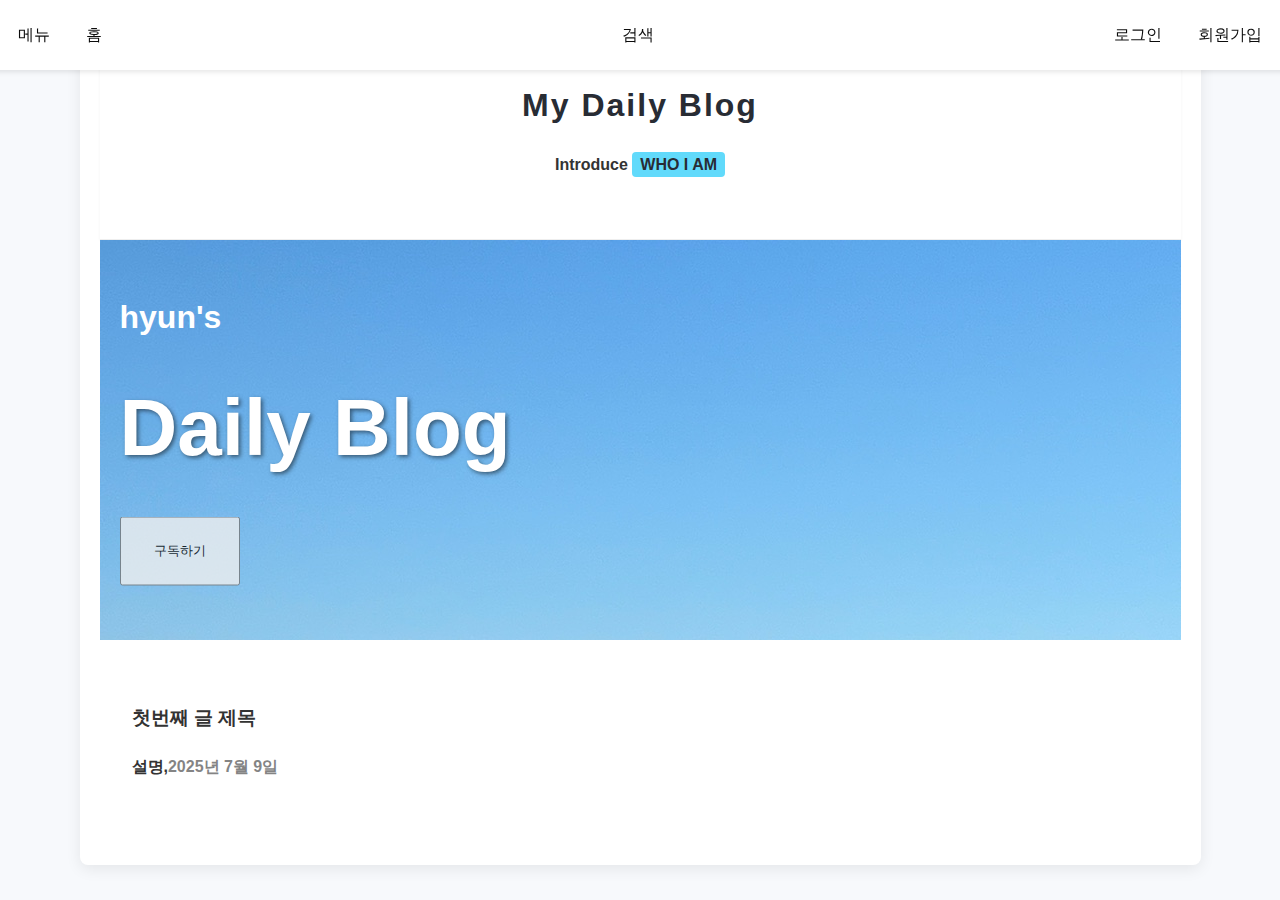
<file: frontend/index.html>
<!DOCTYPE html>
<html lang="ko">
<head>
    <meta charset="UTF-8">
    <meta name="viewport" content="width=device-width, initial-scale=1.0">
    <title>Three line Daily Blog</title>
    <link rel="stylesheet" href="assets/css/style.css">
</head>
<body>

<nav class="navbar">
   
    <a href="#" class="nav-item">메뉴</a>
    <a href="index.html" class="nav-item">홈</a>

    <a href="#" class="nav-item nav-item-center">검색</a>

    <a href="login.html" class="nav-item button-primary">로그인</a>
    <a href="register.html" class="nav-item button-primary">회원가입</a>
</nav>

<div class="container">
    <header class="header-section text-center padding-large">
        <h1 class="xxlarge-font"><b>My Daily Blog</b></h1>
        <h4>Introduce <span class="tag-highlight">WHO I AM</span></h4>

    </header>
<header class="image-header-container" id="home">
    <img class="header-image" src="assets/images/sea-2.jpg" alt="웹사이트 헤더 이미지">
    <div class="image-overlay-text text-left padding-large">
        <h1 class="text-black .custom-main-title">hyun's</h1>
        <h1 class="jumbo-font text-black hide-on-small custom-main-subtitle"><b>Daily Blog</b></h1>
        <h6><button class="button-secondary padding-large large-font opacity-effect" onclick="document.getElementById('subscribeModal').style.display='block'">구독하기</button></h6>

    </div>
   
</header>

    <div class="colunm-8">
        <div class="card margin-bottom padding-large">
            <div class="'text-center">
                <h3>첫번째 글 제목</h3>
                <h4>설명,<span class="opacity-text">2025년 7월 9일</span></h4>

            </div>
        </div>
    </div>

    </div>
    


</body>
</html>
</file>
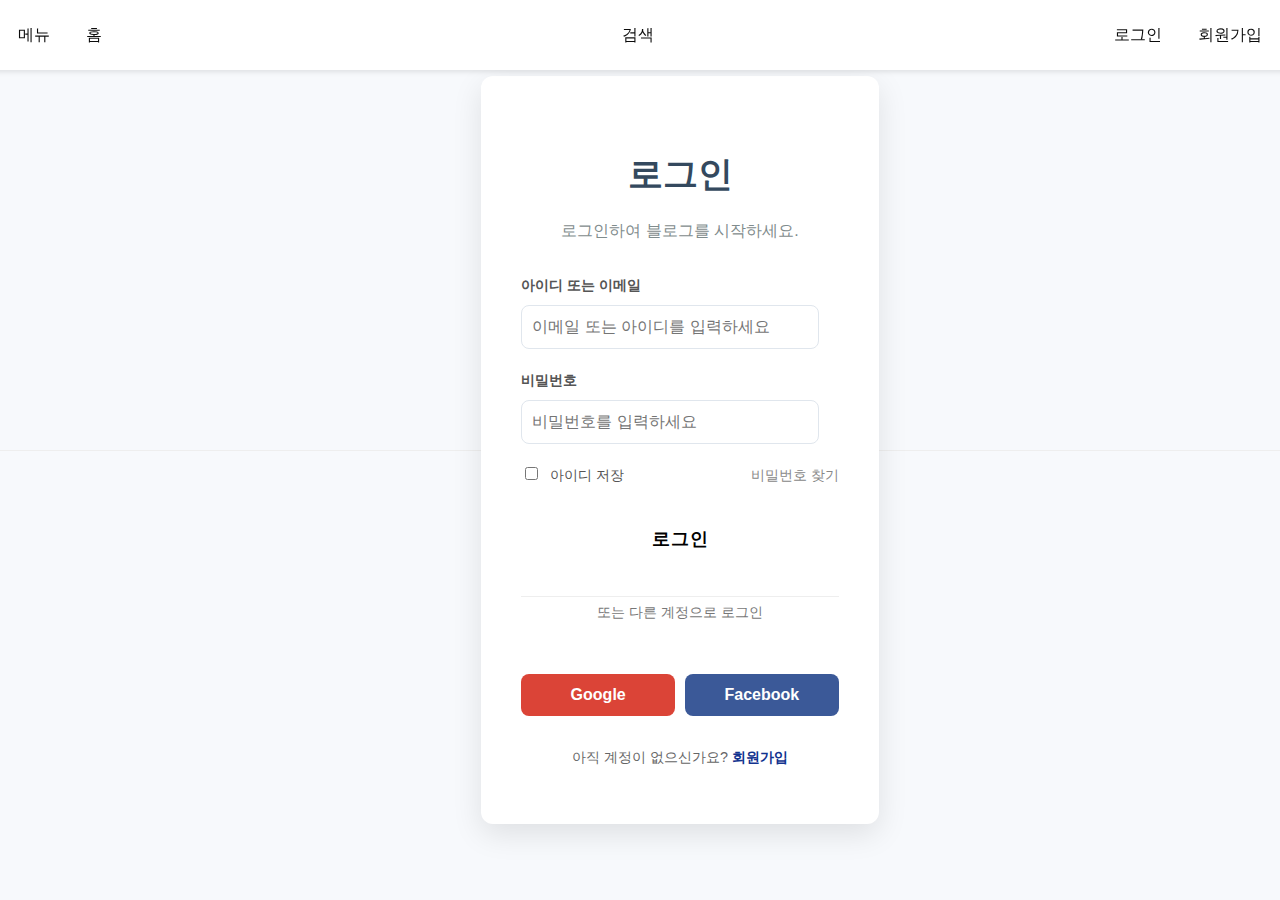
<file: frontend/login.html>
<!DOCTYPE html>
<html lang="ko">
<head>
    <meta charset="UTF-8">
    <meta name="viewport" content="width=device-width, initial-scale=1.0">
    <title>로그인</title>
    <link rel="stylesheet" href="assets/css/style.css"> </head>
<body>
    <script src="assets/js/login.js"></script>
    <nav class="navbar">
   
        <a href="#" class="nav-item">메뉴</a>
        <a href="index.html" class="nav-item">홈</a>

        <a href="#" class="nav-item nav-item-center">검색</a>

        <a href="login.html" class="nav-item button-primary">로그인</a>
        <a href="register.html" class="nav-item button-primary">회원가입</a>
    </nav>

    <div class="login-wrapper">
        <div class="login-box">
            <h2>로그인</h2>
            <p class="login-subtitle">로그인하여 블로그를 시작하세요.</p>
            <form action="/login" method="POST" id="loginForm">
                <div class="input-field">
                    <label for="username">아이디 또는 이메일</label>
                    <input type="text" id="username" name="username" placeholder="이메일 또는 아이디를 입력하세요" required>
                </div>
                <div class="input-field">
                    <label for="password">비밀번호</label>
                    <input type="password" id="password" name="password" placeholder="비밀번호를 입력하세요" required>
                </div>

                <div class="options-row">
                    <div class="remember-me">
                        <input type="checkbox" id="remember-me" name="remember-me">
                        <label for="remember-me">아이디 저장</label>
                    </div>
                    <a href="#" class="forgot-password">비밀번호 찾기</a>
                </div>

                <button type="submit" class="btn-login">로그인</button>

                <div class="social-login">
                    <p>또는 다른 계정으로 로그인</p>
                    <div class="social-buttons">
                        <button type="button" class="btn-social google">Google</button>
                        <button type="button" class="btn-social facebook">Facebook</button>
                    </div>
                </div>

                <p class="signup-text">아직 계정이 없으신가요? <a href="register.html">회원가입</a></p>
            </form>
        </div>
    </div>

    </body>
</html>
</body>
</html>
</file>
<file: frontend/assets/css/style.css>
body {
    font-family: Arial, sans-serif; /* 기본 글씨체 Arial */
    margin: 0;
    padding:0;
    background-color: #f0f2f5;
    color: #333;
    line-height: 1.6;
}

.container {
    max-width: 1200px;
    margin: auto;
    padding: 20px;
    background-color: #fff;
    box-shadow: 0 4px 15px rgba(0,0,0,0.08);
    border-radius: 8px;
    margin-top: 20px;
}

.text-center { text-align: center; }
.text-justify { text-align: justify; }
.text-left { text-align: left; }
.float-right { float: right; }
.float-left { float: left; }
.clear-both { clear: both; } /* float 요소 해제 */
.padding-small { padding: 8px 16px; }
.padding-medium { padding: 16px 24px; }
.padding-large { padding: 24px 32px; }
.margin-bottom { margin-bottom: 20px; }
.margin-right { margin-right: 10px; }
.large-font { font-size: 1.2em; }
.xxxlarge-font { font-size: 3em; }
.jumbo-font { font-size: 4em; }
.opacity-effect { opacity: 0.8; transition: opacity 0.3s ease; }
.opacity-effect:hover { opacity: 1; }
.opacity-text { opacity: 0.6; }
.small-font { font-size: 0.9em; }

.navbar {
    display: flex; /* ★ Flexbox 활성화 */
    justify-content: flex-start; /* ★ 모든 항목을 일단 왼쪽에서 시작 */
    align-items: center; /* 세로 중앙 정렬 */
    background-color:#ffffff;
    color: #0a0a0a;
    padding: 10px 20px;
    box-shadow: 0 2px 5px rgba(0, 0, 0, 0.1);
    position: fixed;
    top: 0;
    width: 100%;
    z-index: 1000;
}

.nav-item {
    /* float 속성은 Flexbox와 함께 사용하지 않으므로 제거 */
    /* display: block;도 제거 (Flexbox 아이템은 기본적으로 flex-item 특성을 가짐) */
    padding: 12px 18px;
    text-decoration: none;
    color: #0c0c0c; /* 어두운 배경에 잘 보이도록 흰색 계열 */
    transition: background-color 0.3s ease;
    white-space: nowrap; /* 항목이 다음 줄로 넘어가지 않도록 함 */
}
.nav-item:hover {
    background-color: #e2cfec;
}

/* ★ '검색' 항목을 위한 특별한 스타일 */
.nav-item-center {
    margin-left: auto; /* ★ 왼쪽의 모든 공간을 차지하여 자신을 오른쪽으로 밈 */
    margin-right: -60px;

}


/* ★ 로그인/회원가입 버튼을 위한 스타일 (오른쪽으로 보내기) */
.nav-item.button-primary:nth-last-child(2) { /* 로그인 버튼 */
    margin-left: auto; /* ★ 검색 이후 남은 모든 공간을 차지하여 자신과 그 뒤 요소를 오른쪽으로 밈 */
    /* 기존 button-primary는 그대로 두고, 여기에만 margin-left: auto를 줍니다. */
}


/* Header Section */
.header-section {
    background-color: #ffffff;
    padding: 40px 0;
    border-bottom: 1px solid #eee;
    box-shadow: 0 1px 3px rgba(0,0,0,0.05);
}

.header-section h1 {
    margin: 0 0 10px 0;
    color: #282c34;
    letter-spacing: 2px;
}
.tag-highlight {
    background-color: #61dafb;
    color: #282c34;
    padding: 4px 8px;
    border-radius: 4px;
    font-weight: bold;
}

/* Image Header Container */
.image-header-container {
    position: relative;
    width: 100%;
    max-height: 400px;
    overflow: hidden;
    margin-bottom: 20px;
}
.header-image {
    width: 100%;
    height: 100%;
    object-fit: cover;
    display: block;
}
.image-overlay-text {
    position: absolute;
    top: 50%;
    left: 0;
    transform: translateY(-50%);
    color: white;
    padding: 20px;
}

.custom-main-title {
    font-size: 4em;
    text-shadow: 2px 2px 4px rgba(0,0,0,0.5);
    margin: 0;
}

.custom-main-subtitle {
    font-size: 5em;
    text-shadow: 2px 2px 4px rgba(0,0,0,0.5);
    margin: 0;
}


/* 로그인 css*/
/* style.css */

body {
    font-family: 'Segoe UI', Tahoma, Geneva, Verdana, sans-serif;
    background-color: #f7f9fc; /* 연한 배경색 */
    margin: 0;
    display: flex;
    justify-content: center;
    align-items: center;
    min-height: 100vh; /* 전체 뷰포트 높이 */
    color: #333;
    /* 상단바가 있을 경우 padding-top은 body가 아닌 login-wrapper에 줘도 됩니다. */
}

/* 상단바가 고정되어 있다면, 위 body의 display/justify/align을 제거하고,
   index.html과 signup.html의 body 스타일에 padding-top을 유지하며,
   아래 login-wrapper에 margin-top을 주는 것이 좋습니다.
*/
/*
body {
    font-family: 'Segoe UI', Tahoma, Geneva, Verdana, sans-serif;
    background-color: #f7f9fc;
    margin: 0;
    padding-top: 70px; // 상단바 높이만큼
    color: #333;
}
*/


.login-wrapper {
    /* 기존 body의 flexbox 역할을 이 wrapper가 담당하게 할 수도 있습니다. */
    /* display: flex;
    justify-content: center;
    align-items: center;
    min-height: calc(100vh - 70px); // 상단바 높이 제외
    width: 100%; */

    /* 상단바가 있을 경우 로그인 박스를 중앙에 배치하기 위한 마진 */
    margin-top: 50px; /* 상단바 높이 + 여유 공간 */
    margin-bottom: 50px;
    padding: 20px; /* 반응형을 위한 패딩 */
}


.login-box {
    background-color: #ffffff;
    border-radius: 12px; /* 더 둥근 모서리 */
    box-shadow: 0 10px 30px rgba(0, 0, 0, 0.1); /* 그림자 강화 */
    padding: 40px;
    width: 100%;
    max-width: 400px; /* 폼의 최대 너비 */
    text-align: center;
}

.login-box h2 {
    font-size: 2.2em;
    margin-bottom: 10px;
    color: #34495e; /* 진한 회색 */
}

.login-subtitle {
    font-size: 1.0em;
    color: #7f8c8d; /* 연한 회색 */
    margin-bottom: 30px;
}

.input-field {
    margin-bottom: 20px;
    text-align: left;
}

.input-field label {
    display: block;
    font-size: 0.9em;
    color: #555;
    margin-bottom: 8px;
    font-weight: bold;
}

.input-field input {
    width: calc(100% - 20px); /* 패딩 고려 */
    padding: 12px 10px;
    border: 1px solid #e0e6ed; /* 얇은 테두리 */
    border-radius: 8px; /* 둥근 입력 필드 */
    font-size: 1em;
    box-sizing: border-box;
    transition: border-color 0.3s ease, box-shadow 0.3s ease;
}

.input-field input:focus {
    border-color: #4CAF50; /* 포커스 시 초록색 테두리 */
    box-shadow: 0 0 0 3px rgba(76, 175, 80, 0.2); /* 은은한 그림자 효과 */
    outline: none;
}

.options-row {
    display: flex;
    justify-content: space-between; /* 양 끝 정렬 */
    align-items: center;
    margin-bottom: 25px;
    font-size: 0.9em;
}

.remember-me input[type="checkbox"] {
    margin-right: 8px;
}

.remember-me label {
    color: #555;
}

.forgot-password {
    color: #888;
    text-decoration: none;
    transition: color 0.3s ease;
}

.forgot-password:hover {
    color: #0d0c0e; 
    text-decoration: underline;
}

.btn-login {
    width: 100%;
    padding: 15px;
    background-color: #fff; /* 초록색 버튼 */
    color: black;
    border: none;
    border-radius: 8px;
    font-size: 1.1em;
    cursor: pointer;
    transition: background-color 0.3s ease, transform 0.2s ease;
    font-weight: bold;
    letter-spacing: 1px;
}

.btn-login:hover {
    background-color: #e2cfec; /* 호버 시 진한 초록 */
    transform: translateY(-2px); /* 살짝 위로 올라가는 효과 */
}

.social-login {
    margin-top: 30px;
    border-top: 1px solid #eee;
    padding-top: 25px;
}

.social-login p {
    color: #777;
    font-size: 0.9em;
    margin-bottom: 15px;
    position: relative;
    display: inline-block; /* 텍스트 가운데 정렬을 위해 */
    background: #ffffff; /* 배경색으로 줄 위 텍스트를 띄우기 */
    padding: 0 10px;
    top: -35px; /* 줄 위로 올리기 */
}
/* p 태그가 inline-block이므로, 실제 줄은 p 태그에 마진을 주지 않고 부모에 border-top만 주는 방식 */
.social-login::before {
    content: '';
    position: absolute;
    top: 50%; /* p 태그의 중앙에 위치 */
    left: 0;
    right: 0;
    border-top: 1px solid #eee;
    z-index: -1; /* p 태그 뒤로 보냄 */
}


.social-buttons {
    display: flex;
    justify-content: space-around; /* 버튼 간격 조정 */
    gap: 10px; /* 버튼 사이의 간격 */
}

.btn-social {
    flex: 1; /* 가로 공간을 균등하게 차지 */
    padding: 12px;
    border: none;
    border-radius: 8px;
    font-size: 1em;
    cursor: pointer;
    transition: background-color 0.3s ease, transform 0.2s ease;
    font-weight: bold;
}

.btn-social.google {
    background-color: #db4437; /* Google 브랜드 색상 */
    color: white;
}
.btn-social.google:hover {
    background-color: #c0392b;
    transform: translateY(-1px);
}

.btn-social.facebook {
    background-color: #3b5998; /* Facebook 브랜드 색상 */
    color: white;
}
.btn-social.facebook:hover {
    background-color: #2f477a;
    transform: translateY(-1px);
}

.signup-text {
    margin-top: 30px;
    font-size: 0.9em;
    color: #666;
}

.signup-text a {
    color: #12338f; /* 초록색 링크 */
    text-decoration: none;
    font-weight: bold;
}

.signup-text a:hover {
    text-decoration: underline;
}

/*회원가입 폼 css*/
.signup-wrapper { /* 클래스 이름은 그대로 'signup-wrapper' 사용 */
    margin-top: 50px; /* 상단바 높이 + 여유 공간 */
    margin-bottom: 50px;
    padding: 20px;
}

.signup-box { /* 클래스 이름은 그대로 'signup-box' 사용 */
    background-color: #ffffff;
    border-radius: 12px;
    box-shadow: 0 10px 30px rgba(0, 0, 0, 0.1);
    padding: 40px;
    width: 100%;
    max-width: 450px;
    text-align: center;
}

.signup-box h2 {
    font-size: 2.2em;
    margin-bottom: 10px;
    color: #34495e;
}

.signup-subtitle {
    font-size: 1.0em;
    color: #7f8c8d;
    margin-bottom: 30px;
}

.password-hint {
    font-size: 0.85em;
    color: #666;
    text-align: left;
    display: block;
    margin-top: 5px;
}

.btn-signup { /* 클래스 이름은 그대로 'btn-signup' 사용 */
    width: 100%;
    padding: 15px;
    background-color: white; 
    color: black;
    border: none;
    border-radius: 8px;
    font-size: 1.1em;
    cursor: pointer;
    transition: background-color 0.3s ease, transform 0.2s ease;
    font-weight: bold;
    letter-spacing: 1px;
    margin-top: 25px;
}

.btn-signup:hover {
    background-color: #e2cfec; 
    transform: translateY(-2px);
}

.social-signup { /* 클래스 이름은 그대로 'social-signup' 사용 */
    margin-top: 30px;
    border-top: 1px solid #eee;
    padding-top: 25px;
}

.social-signup p {
    color: #777;
    font-size: 0.9em;
    margin-bottom: 15px;
    position: relative;
    display: inline-block;
    background: #ffffff;
    padding: 0 10px;
    top: -35px;
}

.login-text { /* 클래스 이름은 그대로 'login-text' 사용 */
    margin-top: 30px;
    font-size: 0.9em;
    color: #666;
}

.login-text a {
    color: #0b0d61;
    text-decoration: none;
    font-weight: bold;
}

.login-text a:hover {
    text-decoration: underline;
}

/* --- 프로필 사진 업로드 필드 스타일 --- */
.profile-upload-field {
    margin-top: 30px;
    margin-bottom: 30px;
    text-align: center;
}

.profile-preview-area {
    width: 120px;
    height: 120px;
    border: 2px dashed #ccc;
    border-radius: 50%;
    overflow: hidden;
    display: flex;
    justify-content: center;
    align-items: center;
    margin: 15px auto 0;
    cursor: pointer;
    background-color: #f9f9f9;
    position: relative;
}

.profile-preview-area img {
    width: 100%;
    height: 100%;
    object-fit: cover;
    display: none;
    border-radius: 50%;
}

.profile-preview-area p {
    color: #888;
    font-size: 0.9em;
    position: absolute;
    z-index: 1;
}

.profile-upload-field input[type="file"] {
    display: none;
}

.profile-preview-area.has-image p {
    display: none;
}

.profile-preview-area.has-image img {
    display: block;
}
</file>
